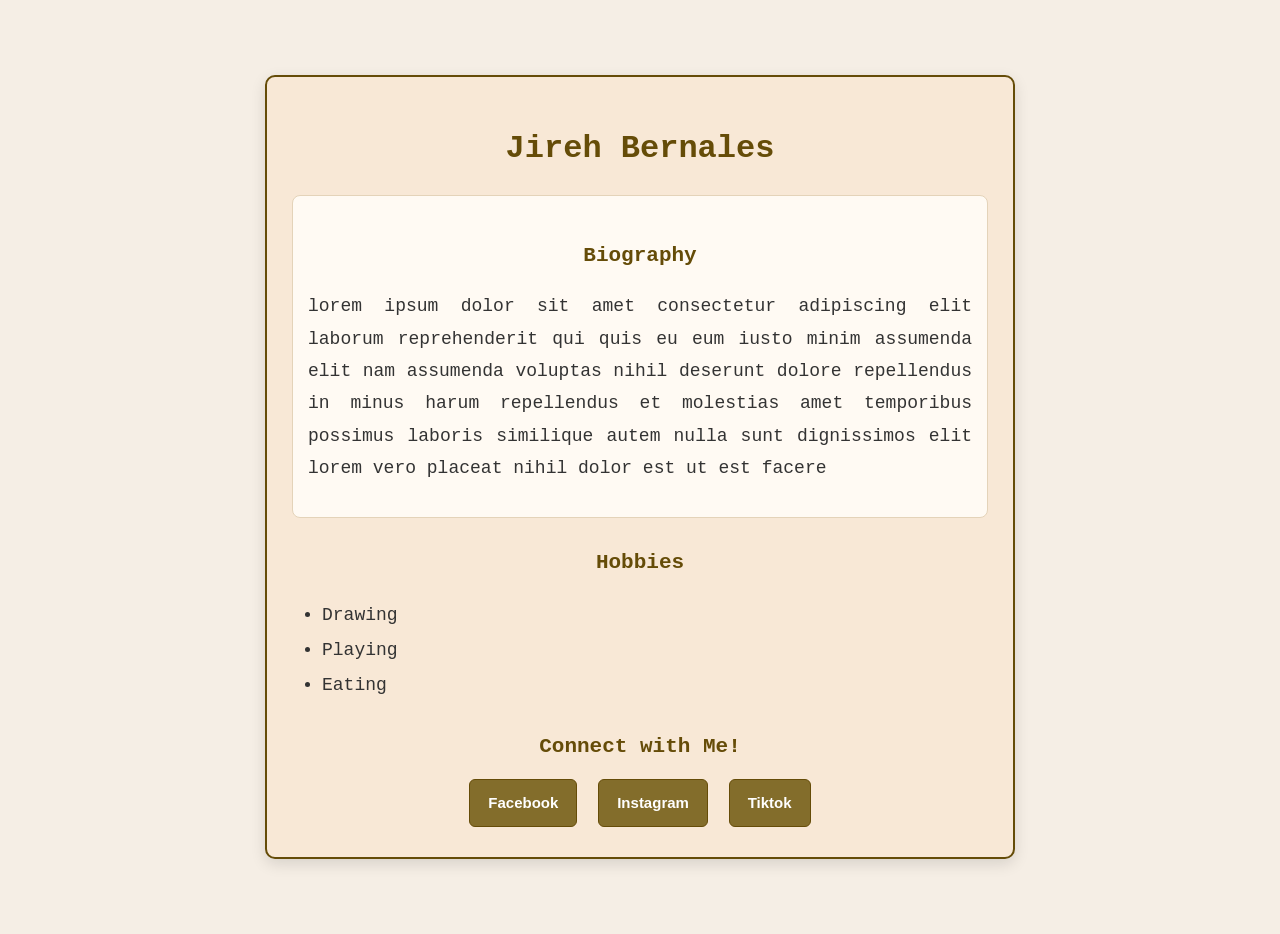
<file: A1/index.html>
<html lang="en">

<head>
    <meta charset="UTF-8">
    <meta name="viewport" content="width=device-width, initial-scale=1.0">
    <title>Exercise 1</title>
    <link rel="stylesheet" href="style.css">
</head>

<body>
    <header></header>
    <main>
        <div class="container">
            <h1 class="text-center">Jireh Bernales</h1>

            <div class="box">
                <h4 class="text-center">Biography</h4>
                <p class="bio">lorem ipsum dolor sit amet consectetur adipiscing elit laborum reprehenderit qui
                    quis eu eum iusto
                    minim assumenda elit nam assumenda voluptas nihil deserunt dolore repellendus in minus harum
                    repellendus et molestias amet temporibus possimus laboris similique autem nulla sunt dignissimos
                    elit lorem vero placeat nihil dolor est ut est facere</p>
            </div>

            <div>
                <h4 class="text-center">Hobbies</h4>
                <ul>
                    <li>Drawing</li>
                    <li>Playing</li>
                    <li>Eating</li>
                </ul>
            </div>
            <div class="text-center">
                 <h4 class="text-center">Connect with Me!</h4>
                <a href="">
                    <button 
                        type="button" 
                        class="btn btn-facebook">
                        Facebook
                    </button>
                </a>
                 <a href="">
                    <button 
                        type="button" 
                        class="btn btn-instagram">
                        Instagram
                    </button>
                </a>
                <a href="">
                    <button 
                        type="button" 
                        class="btn btn-tiktok">
                        Tiktok
                    </button>
                </a>
            </div>
        </div>
    </main>
    <footer></footer>

</body>

</html>
</file>
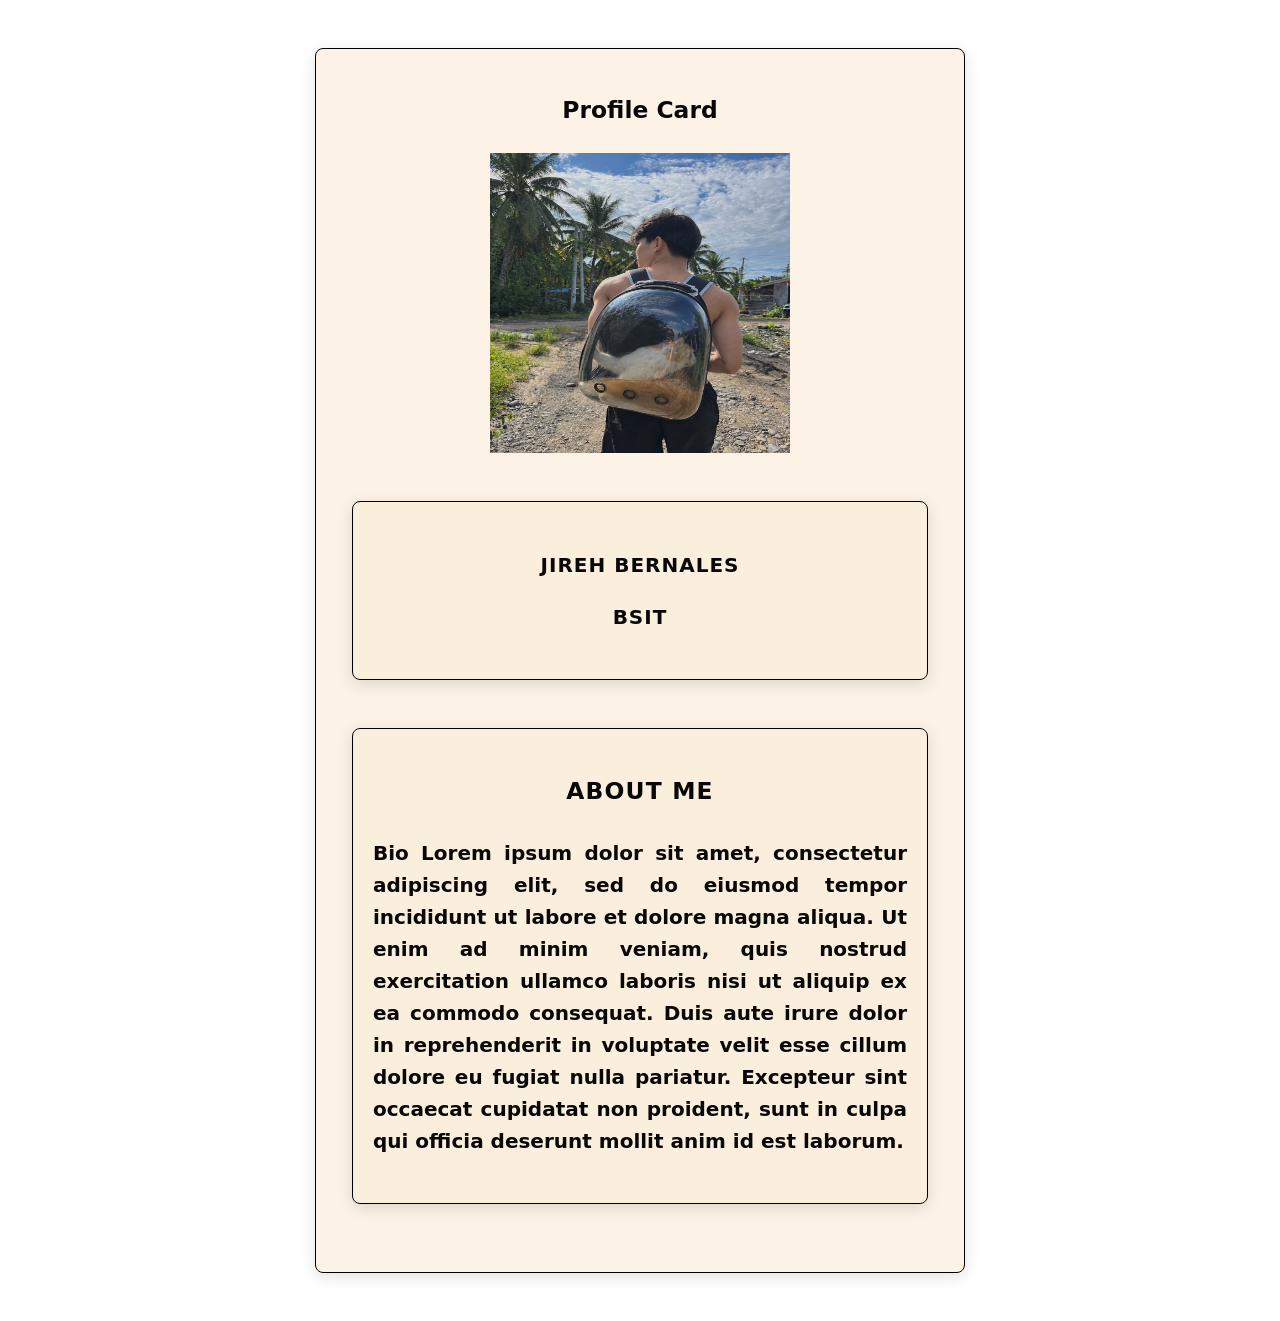
<file: A2/index.html>
<html lang="en">
<head>
    <meta charset="UTF-8">
    <meta name="viewport" content="width=device-width, initial-scale=1.0">
    <title>Excercies 2</title>
    <link rel="stylesheet" href="style.css">
</head>
<body>
    <header>

    </header>
    <main>

        <div class ="container">

            <div class="center">
                <h3>
                    Profile Card
                </h3>

            <div>
                <img src="bernalesjai.png" 
                alt="jireh" width="300" height="300">
                
            </div>

            <div class="container">
                <h4 class="text-uppercase">
                    <p> Jireh Bernales</p>
                    <p> BSIT</p>
                </h4>
            </div>

             <div class="container">
                <h3 class="text-uppercase">
                    <p> About Me</p>
                </h3>
                <h4 class="text-center">
                    <p>Bio Lorem ipsum dolor sit amet, consectetur adipiscing elit, sed do eiusmod tempor incididunt ut labore et dolore magna aliqua. Ut enim ad minim veniam, quis nostrud exercitation ullamco laboris nisi ut aliquip ex ea commodo consequat. Duis aute irure dolor in reprehenderit in voluptate velit esse cillum dolore eu fugiat nulla pariatur. Excepteur sint occaecat cupidatat non proident, sunt in culpa qui officia deserunt mollit anim id est laborum.</p>
                </h4>
            </div>


        </div>

    </main>

    <footer>

    </footer>
</body>
</html>
</file>
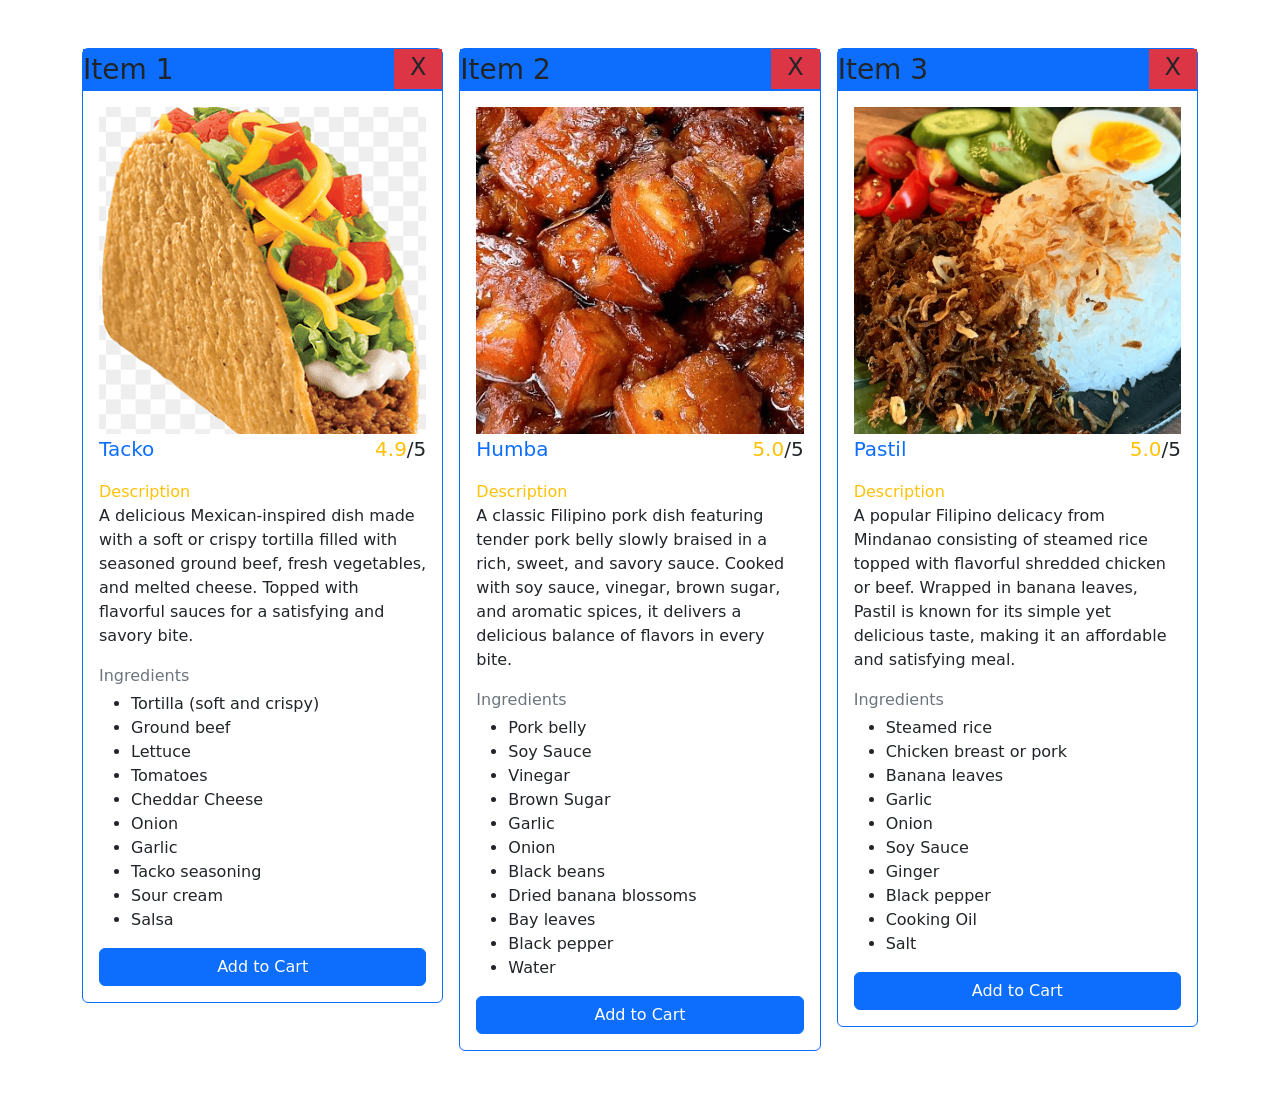
<file: A3/index.html>
<html lang="en">
    <head>
        <meta charset="UTF-8" />
        <meta name="viewport" content="width=device-width, initial-scale=1.0" />
        <title>Exercise 3</title>

        <link
            rel="stylesheet"
            href="https://cdnjs.cloudflare.com/ajax/libs/bootstrap/5.3.8/css/bootstrap.min.css"
        />
    </head>
    <body>
        <main class="container py-5">
            <div class="row g-3">
                <div class="col-lg-4 col-sm-12">
                    <div class="card border-primary">
                        <div class="card-heading fs-3 bg-primary">
                            Item 1
                            <span
                                class="fs-4 float-end round-circle bg-danger px-3 pb-1"
                                >X</span
                            >
                        </div>
                        <div class="card-body">
                            <img
                                src="ELtacko.png"
                                alt="picture"
                                class="img-fluid menu-item max-auto w-100 d-block"
                            />
                            <div class="details">
                                <p class="fs-5">
                                    <span class="text-primary">Tacko</span>
                                    <span class="float-end text-warning"
                                        >4.9
                                        <span class="text-dark float-end"
                                            >/5</span
                                        ></span
                                    >
                                </p>
                            </div>
                            <div class="Description">
                                <p class="fs-6">
                                    <span class="text-warning"
                                        >Description</span
                                    > <br>
                                    <span class="text-dark"
                                        >A delicious Mexican-inspired dish made with a soft or crispy tortilla filled with seasoned ground beef, fresh vegetables, and melted cheese. Topped with flavorful sauces for a satisfying and savory bite.</span
                                    >
                                </p>
                            </div>
                            <div class="ingredients mb-3">
                                <p class="fs-6 mb-1 text-secondary">
                                    Ingredients
                                </p>
                                <ul>
                                    <li>Tortilla (soft and crispy)</li>
                                    <li>Ground beef</li>
                                    <li>Lettuce</li>
                                    <li>Tomatoes</li>
                                    <li>Cheddar Cheese</li>
                                    <li>Onion</li>
                                    <li>Garlic</li>
                                    <li>Tacko seasoning</li>
                                    <li>Sour cream</li>
                                    <li>Salsa</li>
                                    </li>
                                </ul>
                            </div>

                            <button class="btn btn-primary w-100">
                                Add to Cart
                            </button>
                        </div>
                    </div>
                </div>

                <div class="col-lg-4 col-sm-12">
                    <div class="card border-primary">
                        <div class="card-heading fs-3 bg-primary">
                            Item 2
                            <span
                                class="fs-4 float-end round-circle bg-danger px-3 pb-1"
                                >X</span
                            >
                        </div>
                        <div class="card-body">
                            <img
                                src="HumbaniSarona.png"
                                alt="picture"
                                class="img-fluid menu-item max-auto w-100 d-block"
                            />
                            <div class="details">
                                <p class="fs-5">
                                    <span class="text-primary">Humba</span>
                                    <span class="float-end text-warning"
                                        >5.0
                                        <span class="text-dark float-end"
                                            >/5</span
                                        ></span
                                    >
                                </p>
                            </div>
                            <div class="Description">
                                <p class="fs-6">
                                    <span class="text-warning"
                                        >Description</span
                                    > <br>
                                    <span class="text-dark"
                                        >A classic Filipino pork dish featuring tender pork belly slowly braised in a rich, sweet, and savory sauce. Cooked with soy sauce, vinegar, brown sugar, and aromatic spices, it delivers a delicious balance of flavors in every bite.</span
                                    >
                                </p>
                            </div>
                            <div class="ingredients mb-3">
                                <p class="fs-6 mb-1 text-secondary">
                                    Ingredients
                                </p>
                                <ul>
                                    <li>Pork belly</li>
                                    <li>Soy Sauce</li>
                                    <li>Vinegar</li>
                                    <li>Brown Sugar</li>
                                    <li>Garlic</li>
                                    <li>Onion</li>
                                    <li>Black beans</li>
                                    <li>Dried banana blossoms</li>
                                    <li>Bay leaves</li>
                                    <li>Black pepper</li>
                                    <li>Water</li>
                                </ul>
                            </div>

                            <button class="btn btn-primary w-100">
                                Add to Cart
                            </button>
                        </div>
                    </div>
                </div>

                <div class="col-lg-4 col-sm-12">
                    <div class="card border-primary">
                        <div class="card-heading fs-3 bg-primary">
                            Item 3
                            <span
                                class="fs-4 float-end round-circle bg-danger px-3 pb-1"
                                >X</span
                            >
                        </div>
                        <div class="card-body">
                            <img
                                src="PastilNiSarona.png"
                                alt="picture"
                                class="img-fluid menu-item max-auto w-100 d-block"
                            />
                            <div class="details">
                                <p class="fs-5">
                                    <span class="text-primary">Pastil</span>
                                    <span class="float-end text-warning"
                                        >5.0
                                        <span class="text-dark float-end"
                                            >/5</span
                                        ></span
                                    >
                                </p>
                            </div>
                            <div class="Description">
                                <p class="fs-6">
                                    <span class="text-warning"
                                        >Description</span
                                    > <br>
                                    <span class="text-dark"
                                        >A popular Filipino delicacy from Mindanao consisting of steamed rice topped with flavorful shredded chicken or beef. Wrapped in banana leaves, Pastil is known for its simple yet delicious taste, making it an affordable and satisfying meal.</span
                                    >
                                </p>
                            </div>
                            <div class="ingredients mb-3">
                                <p class="fs-6 mb-1 text-secondary">
                                    Ingredients
                                </p>
                                <ul>
                                    <li>Steamed rice</li>
                                    <li>Chicken breast or pork</li>
                                    <li>Banana leaves</li>
                                    <li>Garlic</li>
                                    <li>Onion</li>
                                    <li>Soy Sauce</li>
                                    <li>Ginger</li>
                                    <li>Black pepper</li>
                                    <li>Cooking Oil</li>
                                    <li>Salt</li>
                                </ul>
                            </div>

                            <button class="btn btn-primary w-100">
                                Add to Cart
                            </button>
                        </div>
                    </div>
                </div>
            </div>
        </main>
    </body>
    <script src="https://cdnjs.cloudflare.com/ajax/libs/bootstrap/5.3.8/js/bootstrap.bundle.min.js"></script>
</html>
</file>
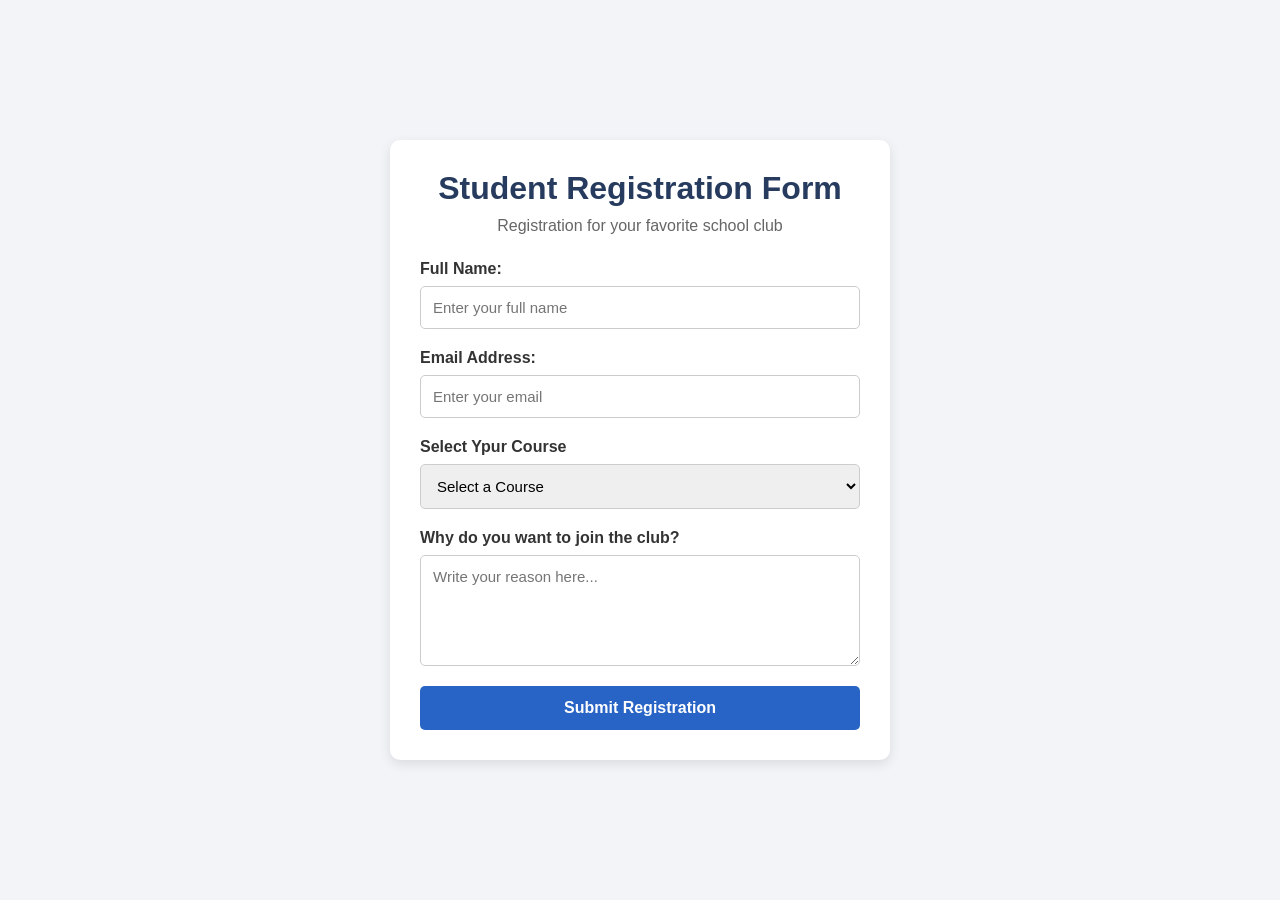
<file: A4/index.html>
<html lang="en">
    <head>
        <meta charset="UTF-8" />
        <meta name="viewport" content="width=device-width, initial-scale=1.0" />
        <title>Excercise 4</title>
        <link rel="stylesheet" href="style.css" />
    </head>
    <body>
        <div class="container">
            <h1>Student Registration Form</h1>
            <p>Registration for your favorite school club</p>

            <form action="" method="get">
                <div class="form">
                    <label for="name">Full Name:</label>
                    <input
                        type="text"
                        id="name"
                        placeholder="Enter your full name"
                        required
                    />
                </div>

                <div class="form">
                    <label for="email">Email Address:</label>
                    <input
                        type="email"
                        id="email"
                        placeholder="Enter your email"
                        required
                    />
                </div>

                <div class="form">
                    <label for="course">Select Ypur Course</label>
                    <select id="course" required>
                        <option value="">Select a Course</option>
                        <option value="BSIT">BS Information Technology</option>
                        <option value="BSC">BS Crim</option>
                        <option value="BSBA">
                            BS in Business Administration
                        </option>
                        <option value="BSCPE">
                            BS Computer in Engineering
                        </option>
                        <option value="BSA">BS Accounting</option>
                    </select>
                </div>

                <div class="form">
                    <label for="reason"
                        >Why do you want to join the club?</label
                    >
                    <textarea
                        id="reason"
                        rows="5"
                        placeholder="Write your reason here..."
                    ></textarea>
                </div>

                <button type="submit">Submit Registration</button>
            </form>
        </div>
    </body>
</html>
</file>
<file: A1/style.css>
* {
    box-sizing: border-box;
}

body {
    margin: 0;
    color: #333;
    font-family: 'Courier New', Courier, monospace;
    font-size: 18px;
    background-color: #f5eee5;
    line-height: 1.6;
}

/* Main Container */
.container {
    width: 60%;
    max-width: 750px;
    margin: 75px auto;
    padding: 25px;
    border: 2px solid #654c08;
    border-radius: 10px;
    background-color: rgb(248, 232, 214);
    box-shadow: 0 5px 15px rgba(0, 0, 0, 0.12);
}

/* Text Styles */
.text-center {
    text-align: center;
    color: rgb(101, 76, 8);
}

.text {
    text-transform: capitalize;
}

h1 {
    font-size: 32px;
    margin-bottom: 20px;
}

h4 {
    font-size: 21px;
    margin-bottom: 10px;
}

/* Biography */
.bio {
    text-align: justify;
    font-size: 18px;
    line-height: 1.8;
}

/* Content Boxes */
.box {
    padding: 15px;
    margin-bottom: 15px;
    border-radius: 8px;
    background-color: #fffaf3;
    border: 1px solid #e4d3b9;
}

/* Hobbies */
ul {
    padding-left: 30px;
}

li {
    padding: 3px 0;
}

/* Links */
a {
    text-decoration: none;
}

/* Buttons */
.btn {
    display: inline-block;
    padding: 8px 18px;
    margin: 5px;
    line-height: 2;
    font-size: 15px;
    border: 1px solid #654c08;
    border-radius: 6px;
    font-weight: bold;
    cursor: pointer;
    transition: 0.3s ease;
}

/* Facebook */
.btn-facebook {
    background-color: rgb(131, 109, 43);
    color: white;
}

.btn-facebook:hover {
    background-color: rgb(89, 189, 225);
    color: white;
    transform: translateY(-3px);
}

/* Instagram */
.btn-instagram {
    background-color: rgb(131, 109, 43);
    color: white;
}

.btn-instagram:hover {
    background-color: rgb(208, 119, 177);
    color: white;
    transform: translateY(-3px);
}

/* TikTok */
.btn-tiktok {
    background-color: rgb(131, 109, 43);
    color: white;
}

.btn-tiktok:hover {
    background-color: rgb(20, 20, 20);
    color: white;
    transform: translateY(-3px);
}

/* Keyboard Accessibility */
.btn:focus-visible {
    outline: 3px solid #654c08;
    outline-offset: 4px;
}

/* Responsive Design */
@media (max-width: 768px) {
    .container {
        width: 90%;
        margin: 35px auto;
        padding: 15px;
    }

    h1 {
        font-size: 26px;
    }

    .bio {
        font-size: 16px;
    }

    .btn {
        font-size: 13px;
        padding: 6px 12px;
    }
}
</file>
<file: A2/style.css>
/* ==========================================================================
   Design tokens
   ========================================================================== */
:root {
  --color-text: #090808;
  --color-surface: rgba(250, 235, 215, 0.611);
  --color-border: #000;
  --color-accent: #9c1717;

  --font-sans: "Poppins", system-ui, -apple-system, "Segoe UI", Roboto,
               "Helvetica Neue", Arial, sans-serif;

  --radius-card: 0.5rem;
  --radius-img: 1.875rem;
  --space-md: 1.25rem;

  color-scheme: light dark;
}

@media (prefers-color-scheme: dark) {
  :root {
    --color-text: #f3ece4;
    --color-surface: rgba(40, 30, 25, 0.85);
    --color-border: #5a4a42;
    --color-accent: #e05a5a;
  }
  body { background-color: #141110; }
}

/* ==========================================================================
   Base
   ========================================================================== */
*,
*::before,
*::after {
  box-sizing: border-box;
}

body {
  margin: 0;
  color: var(--color-text);
  font-family: var(--font-sans);
  font-size: 1.125rem;          /* 18px, but respects user font settings */
  line-height: 1.6;
  -webkit-font-smoothing: antialiased;
  text-rendering: optimizeLegibility;
}

/* ==========================================================================
   Layout
   ========================================================================== */
.container {
  width: min(100% - 2rem, 650px);   /* never touches screen edges on mobile */
  margin: 3rem auto;
  padding: var(--space-md);

  background-color: var(--color-surface);
  border: 1px solid var(--color-border);
  border-radius: var(--radius-card);
  box-shadow: 0 4px 16px rgb(0 0 0 / 0.12);
  text-align: center;
}

/* ==========================================================================
   Typography
   ========================================================================== */
.text-uppercase {
  text-transform: uppercase;
  letter-spacing: 0.05em;
}

/* Heading/emphasis text (font-family is inherited, so no need to repeat it) */
.center {
  font-size: 1.25rem;
  font-weight: 700;
  text-align: center;
  text-wrap: balance;               /* avoids orphaned words in headings */
}

/* Justified body text (name kept for compatibility; see note below) */
.text-center {
  text-align: justify;
  hyphens: auto;                    /* prevents ugly gaps in justified text */
  text-wrap: pretty;
}

/* ==========================================================================
   Images
   ========================================================================== */
.img {
  display: block;
  width: min(100%, 300px);          /* shrinks on small screens */
  aspect-ratio: 1;
  height: auto;
  margin: var(--space-md) auto;
  padding: 5px;

  object-fit: cover;                /* no stretching or distortion */
  border: 3px solid var(--color-accent);
  border-radius: var(--radius-img);
}

/* ==========================================================================
   Accessibility
   ========================================================================== */
:focus-visible {
  outline: 3px solid var(--color-accent);
  outline-offset: 3px;
}

@media (prefers-reduced-motion: reduce) {
  * { animation: none !important; transition: none !important; }
}
</file>
<file: A4/style.css>
/* General Styling */
* {
    margin: 0;
    padding: 0;
    box-sizing: border-box;
}

body {
    font-family: Arial, sans-serif;
    background-color: #f2f4f8;
    display: flex;
    justify-content: center;
    align-items: center;
    min-height: 100vh;
    padding: 20px;
}

.container {
    background-color: white;
    width: 100%;
    max-width: 500px;
    padding: 30px;
    border-radius: 10px;
    box-shadow: 0 4px 12px rgba(0, 0, 0, 0.1);
}

h1 {
    text-align: center;
    color: #263b5e;
    margin-bottom: 10px;
}

p {
    text-align: center;
    color: #666;
    margin-bottom: 25px;
}

.form {
    margin-bottom: 20px;
}

label {
    display: block;
    margin-bottom: 8px;
    font-weight: bold;
    color: #333;
}

input,
select,
textarea {
    width: 100%;
    padding: 12px;
    border: 1px solid #ccc;
    border-radius: 5px;
    font-size: 15px;
    font-family: Arial, sans-serif;
}

textarea {
    resize: vertical;
}

input:focus,
select:focus,
textarea:focus {
    outline: 3px solid #a8c7fa;
    border-color: #2864c5;
}

button {
    width: 100%;
    padding: 13px;
    background-color: #2864c5;
    color: white;
    border: none;
    border-radius: 5px;
    font-size: 16px;
    font-weight: bold;
    cursor: pointer;
}

button:hover {
    background-color: #174a9c;
}

button:focus-visible {
    outline: 3px solid #f0a500;
    outline-offset: 3px;
}
</file>
